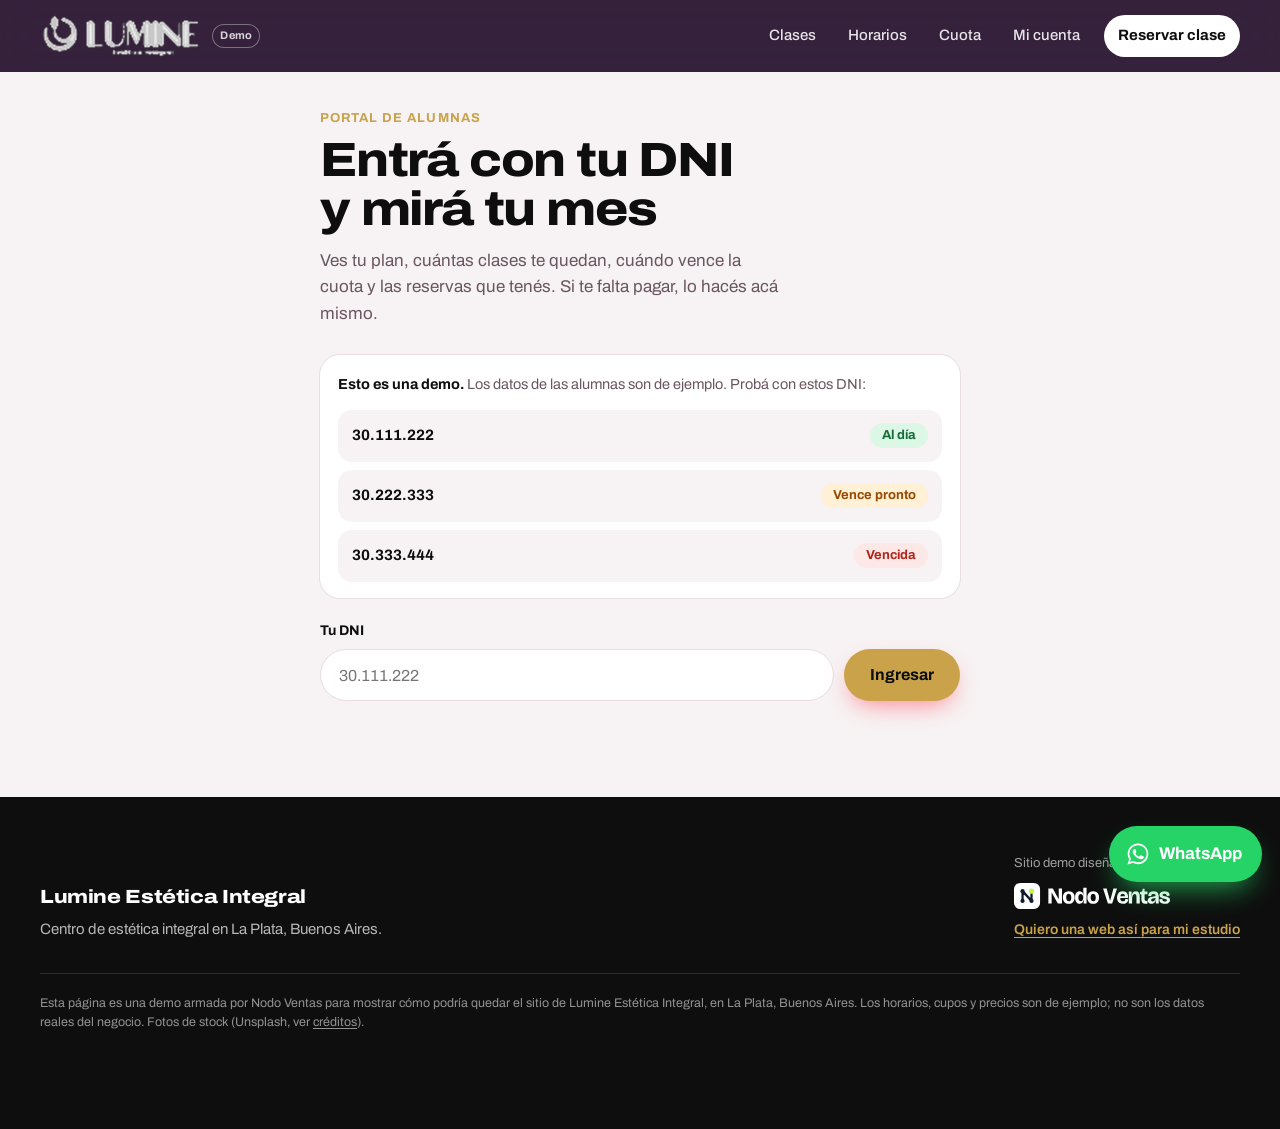
<file: mi-cuenta/index.html>
<!DOCTYPE html>
<html lang="es-AR">
<head>
  <meta charset="utf-8">
  <meta name="viewport" content="width=device-width, initial-scale=1, viewport-fit=cover">
  <title>Portal de alumnas · Lumine Estética Integral</title>
  <meta name="description" content="Entrá con tu DNI y mirá tu plan, cuántas clases te quedan, cuándo vence la cuota y tus reservas. Sitio demo creado por Nodo Ventas.">
  <meta name="robots" content="noindex, nofollow">
  <meta name="theme-color" content="#0E0E0E">
  <link rel="icon" href="../favicon.svg" type="image/svg+xml">
  <link rel="preconnect" href="https://fonts.googleapis.com">
  <link rel="preconnect" href="https://fonts.gstatic.com" crossorigin>
  <link href="https://fonts.googleapis.com/css2?family=Archivo:wdth,wght@62..125,400..900&display=swap" rel="stylesheet">
  <link rel="stylesheet" href="../styles.css">
  <link rel="stylesheet" href="portal.css">
</head>
<body class="subpage">
  <a class="skip" href="#contenido">Saltar al contenido</a>

  <header class="site-header solid" id="top">
    <div class="wrap header-inner">
      <a class="brand" href="../" aria-label="Lumine Estética Integral, inicio">
        <img class="brand-logo lumine" src="../img/brand/logo.png" alt="Lumine Estética Integral">
      </a>
      <a class="demo-tag" href="../oferta/" title="Sitio demo hecho por Nodo Ventas">Demo</a>
      <button class="menu-btn" type="button" aria-expanded="false" aria-controls="nav" aria-label="Abrir menú"><span></span><span></span></button>
      <nav class="nav" id="nav">
        <a href="../#clases">Clases</a>
        <a href="../#horarios">Horarios</a>
        <a href="../#cuota">Cuota</a>
        <a href="./" aria-current="page">Mi cuenta</a>
        <a class="nav-cta" href="../#horarios">Reservar clase</a>
      </nav>
    </div>
  </header>

  <main id="contenido" class="portal">
    <div class="wrap portal-wrap">
      <p class="portal-kicker">Portal de alumnas</p>
      <h1>Entrá con tu DNI y mirá tu mes</h1>
      <p class="portal-lead">Ves tu plan, cuántas clases te quedan, cuándo vence la cuota y las reservas que tenés. Si te falta pagar, lo hacés acá mismo.</p>

      <aside class="demo-banner" aria-label="Datos de la demo">
        <p><strong>Esto es una demo.</strong> Los datos de las alumnas son de ejemplo. Probá con estos DNI:</p>
        <div class="dni-hints">
          <button type="button" class="hint" data-dni="30111222">30.111.222 <span class="badge badge-ok">Al día</span></button>
          <button type="button" class="hint" data-dni="30222333">30.222.333 <span class="badge badge-pend">Vence pronto</span></button>
          <button type="button" class="hint" data-dni="30333444">30.333.444 <span class="badge badge-late">Vencida</span></button>
        </div>
      </aside>

      <form id="login-form" class="dni-form">
        <label for="dni">Tu DNI</label>
        <div class="dni-row">
          <input id="dni" name="dni" inputmode="numeric" autocomplete="off" required placeholder="30.111.222" aria-describedby="dni-error">
          <button class="btn btn-coral" type="submit">Ingresar</button>
        </div>
        <p class="form-error" id="dni-error" hidden>No encontramos ese DNI. En la demo usá uno de los tres de arriba.</p>
      </form>

      <section id="account-panel" class="account portal-account" hidden aria-live="polite"></section>
    </div>
  </main>

  <footer class="site-footer">
    <div class="wrap footer-grid">
      <div class="footer-brand">
        <span class="brand-name">Lumine Estética Integral</span>
        <p>Centro de estética integral en La Plata, Buenos Aires.</p>
      </div>
      <div class="made-by">
        <span>Sitio demo diseñado por</span>
        <a href="../oferta/" aria-label="Nodo Ventas, ver la oferta"><img src="../img/nodo/nodo-ventas-logo-blanco.svg" alt="Nodo Ventas" width="150" height="25"></a>
        <a class="made-link" href="../oferta/">Quiero una web así para mi estudio</a>
      </div>
    </div>
    <p class="wrap legal">Esta página es una demo armada por Nodo Ventas para mostrar cómo podría quedar el sitio de Lumine Estética Integral, en La Plata, Buenos Aires. Los horarios, cupos y precios son de ejemplo; no son los datos reales del negocio. Fotos de stock (Unsplash, ver <a href="../CREDITS.md">créditos</a>).</p>
  </footer>

  <a class="wa-float" href="https://wa.me/5491100000000?text=Hola%21%20Quiero%20reservar%20una%20clase%20de%20prueba" target="_blank" rel="noopener" aria-label="Escribir por WhatsApp">
    <svg viewBox="0 0 32 32" aria-hidden="true"><path fill="currentColor" d="M16 3C9 3 3.3 8.6 3.3 15.6c0 2.4.7 4.7 1.9 6.7L3 29l6.9-2.1c1.9 1 4 1.6 6.1 1.6 7 0 12.7-5.6 12.7-12.6S23 3 16 3zm0 23.2c-1.9 0-3.8-.5-5.4-1.5l-.4-.2-4.1 1.2 1.2-4-.3-.4a10.4 10.4 0 0 1-1.6-5.6C5.4 9.9 10.1 5.3 16 5.3s10.6 4.6 10.6 10.3S21.9 26.2 16 26.2zm5.8-7.7c-.3-.2-1.9-.9-2.2-1-.3-.1-.5-.2-.7.2-.2.3-.8 1-1 1.2-.2.2-.4.2-.7.1-.3-.2-1.3-.5-2.5-1.6-.9-.8-1.6-1.8-1.7-2.1-.2-.3 0-.5.1-.6l.5-.6c.2-.2.2-.3.3-.6.1-.2 0-.4 0-.6l-1-2.4c-.3-.6-.5-.5-.7-.5h-.6c-.2 0-.6.1-.9.4-.3.3-1.2 1.1-1.2 2.7s1.2 3.2 1.4 3.4c.2.2 2.4 3.6 5.8 5 2.9 1.1 3.4.9 4 .8.6-.1 1.9-.8 2.2-1.5.3-.8.3-1.4.2-1.5-.1-.2-.3-.3-.6-.4z"/></svg>
    <span>WhatsApp</span>
  </a>

  <div class="modal" id="modal-pago" hidden>
    <div class="sheet" role="dialog" aria-modal="true" aria-labelledby="pago-titulo">
      <button class="sheet-x" type="button" data-close aria-label="Cerrar">×</button>
      <div id="pago-form">
        <h2 id="pago-titulo">Cuota de noviembre</h2>
        <p class="pay-amount">$18.000</p>
        <p class="class-resume" id="pago-resumen">Plan 8 clases · Lumine Estética Integral</p>
        <fieldset class="pay-methods">
          <legend>Medio de pago</legend>
          <label><input type="radio" name="pm" checked> Dinero en cuenta de Mercado Pago</label>
          <label><input type="radio" name="pm"> Tarjeta de débito o crédito</label>
        </fieldset>
        <button class="btn btn-mp btn-block" type="button" id="btn-pagar">Pagar $18.000</button>
        <p class="fine-print">Simulación de demo: no se abre un checkout real ni se cobra nada.</p>
      </div>
      <div id="pago-ok" hidden>
        <div class="ok-head">
          <span class="ok-check" aria-hidden="true"><svg viewBox="0 0 24 24"><path d="M5 12.5l4.2 4.2L19 7" fill="none" stroke="currentColor" stroke-width="2.6" stroke-linecap="round" stroke-linejoin="round"/></svg></span>
          <div><h2>Pago aprobado</h2><p class="class-resume">La cuota quedó acreditada en tu cuenta.</p></div>
        </div>
        <button class="btn btn-ink btn-block" type="button" data-close>Volver</button>
      </div>
    </div>
  </div>

  <script src="portal.js"></script>
</body>
</html>
</file>
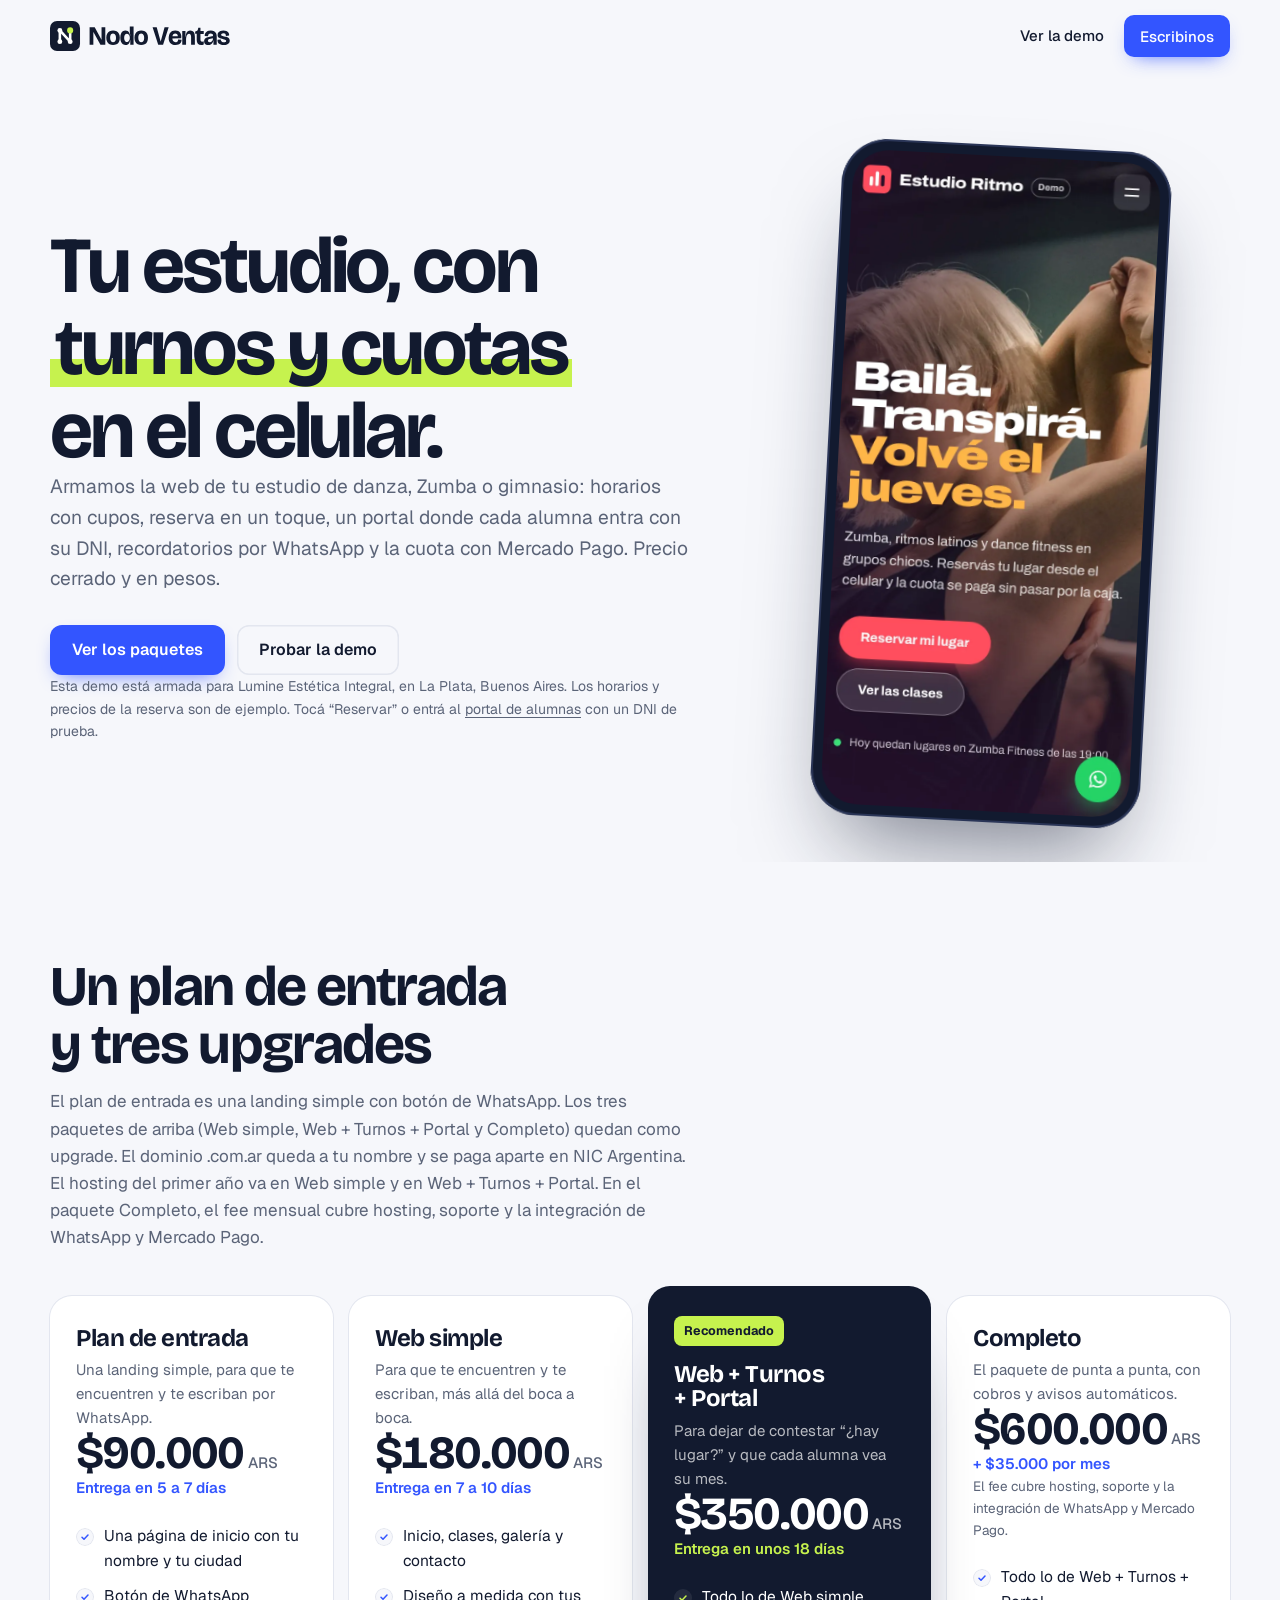
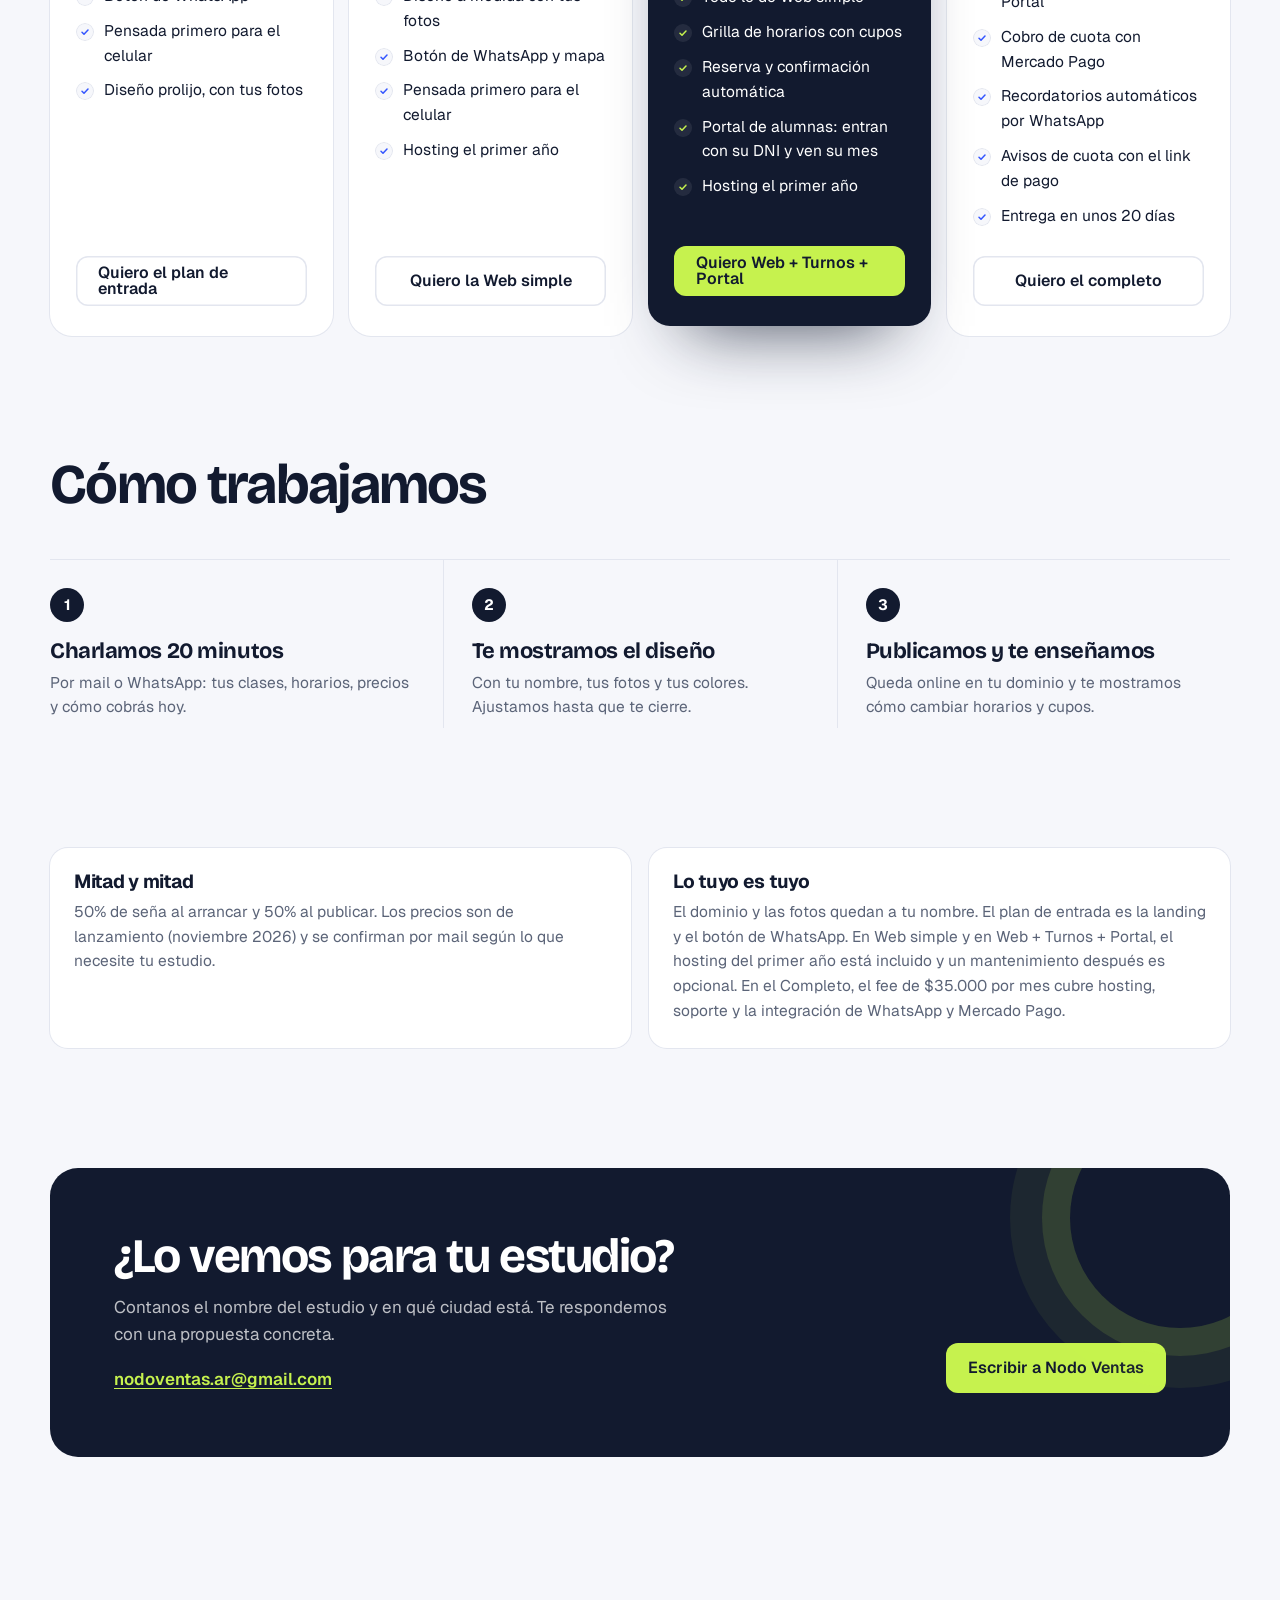
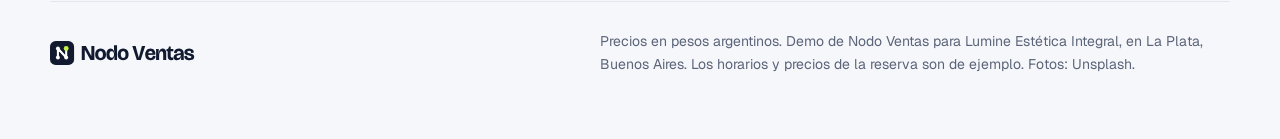
<file: oferta/index.html>
<!DOCTYPE html>
<html lang="es-AR">
<head>
  <meta charset="utf-8">
  <meta name="viewport" content="width=device-width, initial-scale=1">
  <title>Webs con turnos y cobros para estudios · Nodo Ventas</title>
  <meta name="description" content="Nodo Ventas arma webs para estudios de danza, Zumba, yoga, pilates, academias y centros de belleza: landing de entrada, horarios, reserva, portal de alumnas, recordatorios por WhatsApp y cuota con Mercado Pago.">
  <meta name="robots" content="noindex, nofollow">
  <meta name="theme-color" content="#F6F7FB">
  <link rel="icon" href="../img/nodo/favicon.svg" type="image/svg+xml">
  <link rel="preconnect" href="https://fonts.googleapis.com">
  <link rel="preconnect" href="https://fonts.gstatic.com" crossorigin>
  <link href="https://fonts.googleapis.com/css2?family=Bricolage+Grotesque:opsz,wght@12..96,600..800&family=Geist:wght@400..700&display=swap" rel="stylesheet">
  <link rel="stylesheet" href="../nodo.css">
</head>
<body class="nv">
  <header class="nv-header">
    <div class="nv-wrap">
      <a class="nv-logo" href="./"><img src="../img/nodo/nodo-ventas-logo.svg" alt="Nodo Ventas" width="182" height="30"></a>
      <nav class="nv-nav">
        <a class="nv-hide-sm" href="../">Ver la demo</a>
        <a class="nv-btn nv-btn-primary" href="mailto:nodoventas.ar@gmail.com?subject=Quiero%20una%20web%20para%20mi%20estudio">Escribinos</a>
      </nav>
    </div>
  </header>

  <main>
    <section class="nv-hero">
      <div class="nv-wrap">
        <div>
          <h1>Tu estudio, con <span class="nv-mark">turnos y cuotas</span> en el celular.</h1>
          <p class="nv-lead">Armamos la web de tu estudio de danza, Zumba o gimnasio: horarios con cupos, reserva en un toque, un portal donde cada alumna entra con su DNI, recordatorios por WhatsApp y la cuota con Mercado Pago. Precio cerrado y en pesos.</p>
          <div class="nv-cta-row">
            <a class="nv-btn nv-btn-primary" href="#paquetes">Ver los paquetes</a>
            <a class="nv-btn nv-btn-line" href="../">Probar la demo</a>
          </div>
          <p class="nv-note">Esta demo está armada para Lumine Estética Integral, en La Plata, Buenos Aires. Los horarios y precios de la reserva son de ejemplo. Tocá “Reservar” o entrá al <a href="../mi-cuenta/">portal de alumnas</a> con un DNI de prueba.</p>
        </div>
        <div class="nv-device"><img src="../img/nodo/demo-movil.webp" alt="La demo de Lumine Estética Integral en un celular" width="390" height="800"></div>
      </div>
    </section>

    <section class="nv-section" id="paquetes">
      <div class="nv-wrap">
        <div class="nv-head">
          <h2>Un plan de entrada y tres upgrades</h2>
          <p>El plan de entrada es una landing simple con botón de WhatsApp. Los tres paquetes de arriba (Web simple, Web + Turnos + Portal y Completo) quedan como upgrade. El dominio .com.ar queda a tu nombre y se paga aparte en NIC Argentina. El hosting del primer año va en Web simple y en Web + Turnos + Portal. En el paquete Completo, el fee mensual cubre hosting, soporte y la integración de WhatsApp y Mercado Pago.</p>
        </div>
        <div class="nv-plans">
          <article class="nv-plan">
            <h3>Plan de entrada</h3>
            <p class="nv-for">Una landing simple, para que te encuentren y te escriban por WhatsApp.</p>
            <p class="nv-price">$90.000<small>ARS</small></p>
            <p class="nv-fee">Entrega en 5 a 7 días</p>
            <ul>
              <li>Una página de inicio con tu nombre y tu ciudad</li>
              <li>Botón de WhatsApp</li>
              <li>Pensada primero para el celular</li>
              <li>Diseño prolijo, con tus fotos</li>
            </ul>
            <a class="nv-btn nv-btn-line" href="mailto:nodoventas.ar@gmail.com?subject=Plan%20de%20entrada">Quiero el plan de entrada</a>
          </article>
          <article class="nv-plan">
            <h3>Web simple</h3>
            <p class="nv-for">Para que te encuentren y te escriban, más allá del boca a boca.</p>
            <p class="nv-price">$180.000<small>ARS</small></p>
            <p class="nv-fee">Entrega en 7 a 10 días</p>
            <ul>
              <li>Inicio, clases, galería y contacto</li>
              <li>Diseño a medida con tus fotos</li>
              <li>Botón de WhatsApp y mapa</li>
              <li>Pensada primero para el celular</li>
              <li>Hosting el primer año</li>
            </ul>
            <a class="nv-btn nv-btn-line" href="mailto:nodoventas.ar@gmail.com?subject=Paquete%20Web%20simple">Quiero la Web simple</a>
          </article>
          <article class="nv-plan nv-featured">
            <span class="nv-flag">Recomendado</span>
            <h3>Web + Turnos + Portal</h3>
            <p class="nv-for">Para dejar de contestar “¿hay lugar?” y que cada alumna vea su mes.</p>
            <p class="nv-price">$350.000<small>ARS</small></p>
            <p class="nv-fee">Entrega en unos 18 días</p>
            <ul>
              <li>Todo lo de Web simple</li>
              <li>Grilla de horarios con cupos</li>
              <li>Reserva y confirmación automática</li>
              <li>Portal de alumnas: entran con su DNI y ven su mes</li>
              <li>Hosting el primer año</li>
            </ul>
            <a class="nv-btn nv-btn-lime" href="mailto:nodoventas.ar@gmail.com?subject=Paquete%20Web%20%2B%20Turnos%20%2B%20Portal">Quiero Web + Turnos + Portal</a>
          </article>
          <article class="nv-plan">
            <h3>Completo</h3>
            <p class="nv-for">El paquete de punta a punta, con cobros y avisos automáticos.</p>
            <p class="nv-price">$600.000<small>ARS</small></p>
            <p class="nv-fee">+ $35.000 por mes</p>
            <p class="nv-fee-note">El fee cubre hosting, soporte y la integración de WhatsApp y Mercado Pago.</p>
            <ul>
              <li>Todo lo de Web + Turnos + Portal</li>
              <li>Cobro de cuota con Mercado Pago</li>
              <li>Recordatorios automáticos por WhatsApp</li>
              <li>Avisos de cuota con el link de pago</li>
              <li>Entrega en unos 20 días</li>
            </ul>
            <a class="nv-btn nv-btn-line" href="mailto:nodoventas.ar@gmail.com?subject=Paquete%20Completo">Quiero el completo</a>
          </article>
        </div>
      </div>
    </section>

    <section class="nv-section" style="padding-top:24px">
      <div class="nv-wrap">
        <div class="nv-head"><h2>Cómo trabajamos</h2></div>
        <div class="nv-steps">
          <div class="nv-step"><h3>Charlamos 20 minutos</h3><p>Por mail o WhatsApp: tus clases, horarios, precios y cómo cobrás hoy.</p></div>
          <div class="nv-step"><h3>Te mostramos el diseño</h3><p>Con tu nombre, tus fotos y tus colores. Ajustamos hasta que te cierre.</p></div>
          <div class="nv-step"><h3>Publicamos y te enseñamos</h3><p>Queda online en tu dominio y te mostramos cómo cambiar horarios y cupos.</p></div>
        </div>
      </div>
    </section>

    <section class="nv-section" style="padding-top:24px">
      <div class="nv-wrap nv-terms">
        <div class="nv-term"><h3>Mitad y mitad</h3><p>50% de seña al arrancar y 50% al publicar. Los precios son de lanzamiento (noviembre 2026) y se confirman por mail según lo que necesite tu estudio.</p></div>
        <div class="nv-term"><h3>Lo tuyo es tuyo</h3><p>El dominio y las fotos quedan a tu nombre. El plan de entrada es la landing y el botón de WhatsApp. En Web simple y en Web + Turnos + Portal, el hosting del primer año está incluido y un mantenimiento después es opcional. En el Completo, el fee de $35.000 por mes cubre hosting, soporte y la integración de WhatsApp y Mercado Pago.</p></div>
      </div>
    </section>

    <section class="nv-section" style="padding-top:24px">
      <div class="nv-wrap">
        <div class="nv-cta">
          <div>
            <h2>¿Lo vemos para tu estudio?</h2>
            <p>Contanos el nombre del estudio y en qué ciudad está. Te respondemos con una propuesta concreta.</p>
            <a class="nv-mail" href="mailto:nodoventas.ar@gmail.com">nodoventas.ar@gmail.com</a>
          </div>
          <a class="nv-btn nv-btn-lime" href="mailto:nodoventas.ar@gmail.com?subject=Quiero%20una%20web%20para%20mi%20estudio">Escribir a Nodo Ventas</a>
        </div>
      </div>
    </section>
  </main>

  <footer class="nv-footer">
    <div class="nv-wrap">
      <img src="../img/nodo/nodo-ventas-logo.svg" alt="Nodo Ventas" width="146" height="24">
      <p class="nv-disclaimer">Precios en pesos argentinos. Demo de Nodo Ventas para Lumine Estética Integral, en La Plata, Buenos Aires. Los horarios y precios de la reserva son de ejemplo. Fotos: Unsplash.</p>
    </div>
  </footer>
  <script>
    const h = document.querySelector(".nv-header");
    addEventListener("scroll", () => h.classList.toggle("scrolled", scrollY > 8), { passive: true });
  </script>
</body>
</html>
</file>
<file: styles.css>
:root {
  --plum: #0E0E0E;
  --plum-2: #1A1A1A;
  --coral: #C9A24A;
  --coral-ink: #A88838;
  --amber: #C9A24A;
  --paper: #FFFFFF;
  --mist: #F7F3F4;
  --ink: #0E0E0E;
  --ink-soft: #6A5560;
  --line: #E8DDE1;
  --mp: #009EE3;
  --wa: #25D366;
  --font: "Archivo", "Helvetica Neue", Arial, sans-serif;
  --max: 1200px;
  --ease: cubic-bezier(.16, 1, .3, 1);
}
*, *::before, *::after { box-sizing: border-box; }
html { scroll-behavior: smooth; -webkit-text-size-adjust: 100%; }
@media (prefers-reduced-motion: reduce) { html { scroll-behavior: auto; } *, *::before, *::after { animation: none !important; transition: none !important; } }
body { margin: 0; background: var(--paper); color: var(--ink); font-family: var(--font); font-size: 17px; line-height: 1.55; -webkit-font-smoothing: antialiased; font-variation-settings: "wdth" 100; }
::selection { background: var(--coral); color: #fff; }
img { max-width: 100%; display: block; }
a { color: inherit; text-underline-offset: .18em; }
button, input { font: inherit; color: inherit; }
button { cursor: pointer; }
:focus-visible { outline: 3px solid var(--amber); outline-offset: 3px; border-radius: 6px; }
h1, h2, h3 { margin: 0; line-height: 1.02; letter-spacing: -0.025em; font-weight: 800; font-stretch: 112%; font-variation-settings: "wdth" 112; text-wrap: balance; }
p { margin: 0; }
.wrap { width: min(var(--max), calc(100% - 40px)); margin-inline: auto; }
.skip { position: absolute; left: 12px; top: -48px; z-index: 100; background: var(--amber); color: var(--ink); padding: 8px 12px; border-radius: 8px; }
.skip:focus { top: 12px; }

/* header */
.site-header { position: fixed; inset: 0 0 auto; z-index: 40; color: #fff; transition: background .4s var(--ease), box-shadow .4s var(--ease); }
.site-header.solid { background: rgba(36, 16, 43, .92); backdrop-filter: saturate(1.4) blur(14px); box-shadow: 0 1px 0 rgba(255,255,255,.08); }
.header-inner { display: flex; align-items: center; justify-content: space-between; min-height: 72px; gap: 16px; }
.brand { display: inline-flex; align-items: center; gap: 10px; text-decoration: none; }
.brand-mark { width: 34px; height: 34px; }
.brand-name { font-weight: 800; font-size: 19px; letter-spacing: -0.02em; font-variation-settings: "wdth" 118; }
.nav { display: flex; align-items: center; gap: 4px; }
.nav a { text-decoration: none; font-size: 15px; font-weight: 500; padding: 9px 14px; border-radius: 999px; opacity: .88; transition: background .2s, opacity .2s; }
.nav a:hover { opacity: 1; background: rgba(255,255,255,.1); }
.nav .nav-cta { background: #fff; color: var(--plum); font-weight: 700; opacity: 1; margin-left: 6px; }
.nav .nav-cta:hover { background: var(--amber); }
.menu-btn { display: none; width: 44px; height: 44px; border: 0; border-radius: 12px; background: rgba(255,255,255,.12); position: relative; }
.menu-btn span { position: absolute; left: 13px; right: 13px; height: 2px; background: #fff; border-radius: 2px; transition: transform .3s var(--ease); }
.menu-btn span:first-child { top: 17px; } .menu-btn span:last-child { top: 25px; }
.menu-btn[aria-expanded="true"] span:first-child { transform: translateY(4px) rotate(45deg); }
.menu-btn[aria-expanded="true"] span:last-child { transform: translateY(-4px) rotate(-45deg); }
@media (max-width: 860px) {
  .menu-btn { display: block; }
  .nav { position: absolute; top: 72px; left: 12px; right: 12px; flex-direction: column; align-items: stretch; padding: 10px; border-radius: 18px; background: var(--plum); box-shadow: 0 24px 48px rgba(0,0,0,.35); opacity: 0; transform: translateY(-8px); pointer-events: none; transition: opacity .25s var(--ease), transform .25s var(--ease); }
  .nav.open { opacity: 1; transform: none; pointer-events: auto; }
  .nav a { padding: 14px 16px; font-size: 17px; }
  .nav .nav-cta { margin: 6px 0 0; text-align: center; }
}

/* buttons */
.btn { display: inline-flex; align-items: center; justify-content: center; gap: 8px; min-height: 52px; padding: 0 26px; border-radius: 999px; border: 0; font-weight: 700; font-size: 16px; text-decoration: none; transition: transform .2s var(--ease), background .2s, box-shadow .2s; }
.btn:active { transform: scale(.97); }
.btn-coral { background: var(--coral); color: #fff; box-shadow: 0 10px 24px -8px rgba(255,77,94,.7); }
.btn-coral:hover { background: var(--coral-ink); }
.btn-glass { background: rgba(255,255,255,.14); color: #fff; backdrop-filter: blur(8px); box-shadow: inset 0 0 0 1px rgba(255,255,255,.35); }
.btn-glass:hover { background: rgba(255,255,255,.24); }
.btn-ink { background: var(--plum); color: #fff; }
.btn-ink:hover { background: var(--plum-2); }
.btn-mp { background: var(--mp); color: #fff; }
.btn-mp:hover { background: #0088c4; }
.btn-ghost { background: transparent; box-shadow: inset 0 0 0 1.5px var(--line); color: var(--ink); }
.btn-block { width: 100%; }
.btn[disabled] { opacity: .45; cursor: not-allowed; box-shadow: none; }

/* hero */
.hero { position: relative; min-height: 100svh; display: flex; align-items: flex-end; color: #fff; overflow: hidden; background: var(--plum); }
.hero-img { position: absolute; inset: 0; width: 100%; height: 100%; object-fit: cover; object-position: 62% 30%; transform: scale(1.06); animation: settle 1.8s var(--ease) forwards; }
.hero-shade { position: absolute; inset: 0; background: linear-gradient(180deg, rgba(58, 36, 48,.55) 0%, rgba(58, 36, 48,0) 28%, rgba(58, 36, 48,.2) 50%, rgba(58, 36, 48,.94) 100%), linear-gradient(90deg, rgba(58, 36, 48,.7) 0%, rgba(58, 36, 48,0) 65%); }
.hero-inner { position: relative; padding: 96px 0 64px; display: grid; grid-template-columns: 1.15fr minmax(260px, 360px); gap: 40px; align-items: end; width: 100%; }
.hero-video { width: min(100%, 360px); aspect-ratio: 9 / 16; justify-self: end; border-radius: 22px; overflow: hidden; background: #000; box-shadow: 0 28px 60px -18px rgba(0,0,0,.7), 0 0 0 1px rgba(255,255,255,.14); }
.hero-video video { width: 100%; height: 100%; display: block; object-fit: contain; background: #000; }
.hero-copy { min-width: 0; }
.hero-title { font-size: clamp(50px, 9vw, 124px); line-height: .9; letter-spacing: -0.035em; font-weight: 900; font-variation-settings: "wdth" 125; max-width: 11ch; }
.hero-title span { display: inline-block; opacity: 0; transform: translateY(.35em); animation: rise .9s var(--ease) forwards; }
.hero-title span:nth-child(2) { animation-delay: .12s; }
.hero-title span:nth-child(3) { animation-delay: .24s; color: var(--amber); }
.hero-lead { max-width: 46ch; margin-top: 26px; font-size: clamp(17px, 1.6vw, 20px); color: rgba(255,255,255,.86); }
.hero-actions { display: flex; flex-wrap: wrap; gap: 12px; margin-top: 30px; }
.hero-meta { display: flex; align-items: center; gap: 10px; margin-top: 28px; font-size: 14px; color: rgba(255,255,255,.75); }
.live-dot { width: 9px; height: 9px; border-radius: 50%; background: #3BE07A; box-shadow: 0 0 0 0 rgba(59,224,122,.6); animation: pulse 2s infinite; }
@keyframes settle { to { transform: scale(1); } }
@keyframes rise { to { opacity: 1; transform: none; } }
@keyframes pulse { 70% { box-shadow: 0 0 0 10px rgba(59,224,122,0); } 100% { box-shadow: 0 0 0 0 rgba(59,224,122,0); } }

/* sections */
section { scroll-margin-top: 72px; }
.section-head { display: grid; grid-template-columns: 1.1fr 1fr; gap: 24px 64px; align-items: end; margin-bottom: 40px; }
.section-head h2 { font-size: clamp(36px, 5vw, 64px); }
.section-head p { color: var(--ink-soft); max-width: 48ch; }
@media (max-width: 860px) { .section-head { grid-template-columns: 1fr; margin-bottom: 28px; } }

.clases { padding: 104px 0 88px; }
.rail { display: grid; grid-auto-flow: column; grid-auto-columns: minmax(280px, 31%); gap: 18px; overflow-x: auto; scroll-snap-type: x mandatory; padding: 4px max(20px, calc((100% - var(--max)) / 2)) 24px; scroll-padding-inline: max(20px, calc((100% - var(--max)) / 2)); scrollbar-width: thin; scrollbar-color: var(--coral) var(--mist); }
.rail::-webkit-scrollbar { height: 6px; } .rail::-webkit-scrollbar-thumb { background: var(--coral); border-radius: 6px; } .rail::-webkit-scrollbar-track { background: var(--mist); }
@media (max-width: 860px) { .rail { grid-auto-columns: 78%; } }
.class-tile { position: relative; scroll-snap-align: start; border-radius: 22px; overflow: hidden; aspect-ratio: 4 / 5; background: var(--plum); color: #fff; isolation: isolate; }
.class-tile img { position: absolute; inset: 0; width: 100%; height: 100%; object-fit: cover; transition: transform .8s var(--ease); z-index: -1; }
.class-tile::after { content: ""; position: absolute; inset: 0; z-index: -1; background: linear-gradient(180deg, rgba(58, 36, 48,0) 40%, rgba(58, 36, 48,.92) 100%); }
.class-tile:hover img { transform: scale(1.05); }
.tile-copy { position: absolute; inset: auto 0 0; padding: 22px; }
.tile-copy h3 { font-size: 28px; }
.tile-copy p { margin-top: 6px; color: rgba(255,255,255,.85); font-size: 15px; }
.tile-meta { display: inline-block; margin-top: 12px; font-size: 13px; font-weight: 600; color: var(--amber); }

/* horarios */
.horarios { padding: 96px 0; background: var(--mist); }
.days { display: flex; gap: 8px; overflow-x: auto; padding-bottom: 6px; margin-bottom: 22px; scrollbar-width: none; }
.days::-webkit-scrollbar { display: none; }
.day { flex: 0 0 auto; min-width: 82px; padding: 12px 16px; border-radius: 16px; border: 0; background: #fff; color: var(--ink); text-align: left; box-shadow: inset 0 0 0 1px var(--line); transition: background .2s, color .2s; }
.day b { display: block; font-size: 17px; }
.day small { color: var(--ink-soft); font-size: 13px; }
.day[aria-selected="true"] { background: var(--plum); color: #fff; box-shadow: none; }
.day[aria-selected="true"] small { color: rgba(255,255,255,.7); }
.schedule { display: grid; gap: 12px; }
.slot { display: grid; grid-template-columns: 76px 96px 1fr auto; align-items: center; gap: 20px; padding: 14px 16px 14px 20px; border-radius: 20px; background: #fff; box-shadow: 0 1px 2px rgba(58, 36, 48,.06); animation: rise .5s var(--ease) both; opacity: 0; transform: translateY(8px); }
.slot:nth-child(2) { animation-delay: .05s; } .slot:nth-child(3) { animation-delay: .1s; }
.slot-time { font-size: 24px; font-weight: 800; font-variant-numeric: tabular-nums; letter-spacing: -0.02em; }
.slot-time small { display: block; font-size: 13px; font-weight: 500; color: var(--ink-soft); }
.slot img { width: 96px; height: 72px; object-fit: cover; border-radius: 12px; }
.slot h3 { font-size: 20px; letter-spacing: -0.015em; font-variation-settings: "wdth" 105; }
.slot-sub { color: var(--ink-soft); font-size: 14px; margin-top: 2px; }
.spots { display: flex; align-items: center; gap: 10px; margin-top: 8px; font-size: 13px; font-weight: 600; }
.bar { width: 110px; height: 6px; border-radius: 6px; background: var(--line); overflow: hidden; }
.bar i { display: block; height: 100%; background: var(--coral); border-radius: 6px; }
.spots.ok { color: #1F8A4C; } .spots.ok .bar i { background: #2EB866; }
.spots.warn { color: #C2410C; } .spots.warn .bar i { background: var(--amber); }
.spots.full { color: var(--ink-soft); }
.slot .btn { min-height: 46px; padding: 0 20px; font-size: 15px; }
@media (max-width: 720px) {
  .slot { grid-template-columns: 64px 1fr; grid-template-areas: "time info" "btn btn"; gap: 12px 14px; padding: 16px; }
  .slot img { display: none; }
  .slot-time { grid-area: time; font-size: 21px; }
  .slot-info { grid-area: info; }
  .slot .btn { grid-area: btn; width: 100%; }
}

/* cuota */
.cuota { padding: 112px 0; }
.cuota-grid { display: grid; grid-template-columns: 1fr minmax(320px, 440px); gap: 64px; align-items: center; }
.cuota-copy h2, .avisos-copy h2 { font-size: clamp(36px, 5vw, 60px); }
.cuota-copy > p, .avisos-copy > p { margin-top: 18px; color: var(--ink-soft); max-width: 46ch; }
.ticks { list-style: none; padding: 0; margin: 26px 0 0; display: grid; gap: 12px; }
.ticks li { display: flex; gap: 12px; align-items: flex-start; font-weight: 500; }
.ticks li::before { content: ""; flex: 0 0 22px; height: 22px; border-radius: 50%; background: var(--coral) url("data:image/svg+xml,%3Csvg xmlns='http://www.w3.org/2000/svg' viewBox='0 0 24 24'%3E%3Cpath d='M6 12.5l4 4L18 8' fill='none' stroke='white' stroke-width='3' stroke-linecap='round' stroke-linejoin='round'/%3E%3C/svg%3E") center/14px no-repeat; margin-top: 1px; }
.account { background: #fff; border-radius: 28px; padding: 26px; box-shadow: 0 30px 60px -24px rgba(58, 36, 48,.35), 0 0 0 1px var(--line); }
.account-head { display: flex; gap: 14px; align-items: center; padding-bottom: 18px; border-bottom: 1px solid var(--line); }
.account-head strong { display: block; font-size: 18px; } .account-head span { color: var(--ink-soft); font-size: 14px; }
.avatar { width: 48px; height: 48px; border-radius: 50%; display: grid; place-items: center; background: var(--amber); color: var(--plum); font-weight: 800; }
.fee-row { display: flex; justify-content: space-between; align-items: center; padding: 16px 0; border-bottom: 1px solid var(--line); }
.fee-row strong { display: block; } .fee-row span { color: var(--ink-soft); font-size: 14px; }
.badge { font-size: 13px; font-weight: 700; padding: 6px 12px; border-radius: 999px; }
.badge-ok { background: #DDF7E6; color: #136C38; }
.badge-pend { background: #FFF0D6; color: #9A4A00; }
.account .btn-mp { width: 100%; margin-top: 20px; }
.fine-print { font-size: 12.5px; color: var(--ink-soft); margin-top: 12px; }
@media (max-width: 860px) { .cuota-grid { grid-template-columns: 1fr; gap: 40px; } .cuota { padding: 80px 0; } }

/* avisos */
.avisos { padding: 112px 0; background: var(--plum); color: #fff; overflow: hidden; }
.avisos-grid { display: grid; grid-template-columns: minmax(300px, 380px) 1fr; gap: 80px; align-items: center; }
.avisos-copy > p { color: rgba(255,255,255,.78); }
.avisos-copy .btn { margin-top: 28px; background: #fff; color: var(--plum); }
.phone { border-radius: 40px; padding: 10px; background: #0E0711; box-shadow: 0 40px 80px -20px rgba(0,0,0,.6), 0 0 0 1px rgba(255,255,255,.08); transform: rotate(-2deg); }
.phone .wa-top { border-radius: 30px 30px 0 0; }
.phone .wa-body { border-radius: 0 0 30px 30px; min-height: 470px; }
@media (max-width: 860px) { .avisos-grid { grid-template-columns: 1fr; gap: 48px; } .phone { transform: none; max-width: 380px; } .avisos { padding: 80px 0; } }

/* whatsapp look */
.wa-top { display: flex; align-items: center; gap: 10px; padding: 12px 14px; background: #008069; color: #fff; }
.wa-back { font-size: 26px; line-height: 1; opacity: .9; }
.wa-ava { width: 36px; height: 36px; flex: 0 0 36px; } .wa-ava svg { width: 100%; height: 100%; }
.wa-name { display: flex; flex-direction: column; line-height: 1.2; } .wa-name b { font-size: 15px; } .wa-name small { font-size: 12px; opacity: .8; }
.wa-body { background: #EFEAE2; padding: 14px 12px 18px; display: flex; flex-direction: column; gap: 6px; color: #111B21; font-family: -apple-system, "Segoe UI", Roboto, Helvetica, Arial, sans-serif; font-size: 14.5px; line-height: 1.4; }
.wa-day { align-self: center; background: #fff; color: #54656F; font-size: 12px; padding: 4px 10px; border-radius: 8px; margin: 6px 0; box-shadow: 0 1px 1px rgba(0,0,0,.08); }
.bubble { max-width: 86%; padding: 7px 9px 6px; border-radius: 10px; box-shadow: 0 1px 1px rgba(0,0,0,.12); position: relative; }
.bubble.in { align-self: flex-start; background: #fff; border-top-left-radius: 2px; }
.bubble.out { align-self: flex-end; background: #D9FDD3; border-top-right-radius: 2px; }
.bubble time { display: block; text-align: right; font-size: 11px; color: #667781; margin-top: 2px; }
.ticks-blue { color: #53BDEB; letter-spacing: -3px; margin-left: 2px; }
.wa-link { color: #027EB5; text-decoration: underline; }

/* sala */
.sala { position: relative; min-height: 70vh; display: flex; align-items: flex-end; color: #fff; }
.sala img { position: absolute; inset: 0; width: 100%; height: 100%; object-fit: cover; }
.sala::before { content: ""; position: absolute; inset: 0; z-index: 1; background: linear-gradient(0deg, rgba(58, 36, 48,.85), rgba(58, 36, 48,0) 60%); }
.sala-copy { position: relative; z-index: 2; padding-bottom: 56px; }
.sala-copy h2 { font-size: clamp(30px, 4.4vw, 56px); max-width: 18ch; }

/* faq */
.faq { padding: 112px 0; }
.faq-grid { display: grid; grid-template-columns: 1fr 1.3fr; gap: 64px; }
.faq h2 { font-size: clamp(34px, 4.5vw, 56px); }
details { border-bottom: 1px solid var(--line); padding: 20px 0; }
summary { cursor: pointer; font-weight: 700; font-size: 19px; list-style: none; display: flex; justify-content: space-between; gap: 16px; }
summary::-webkit-details-marker { display: none; }
summary::after { content: "+"; font-weight: 400; font-size: 26px; line-height: 1; color: var(--coral); transition: transform .3s var(--ease); }
details[open] summary::after { transform: rotate(45deg); }
details p { margin-top: 10px; color: var(--ink-soft); max-width: 60ch; }
@media (max-width: 860px) { .faq-grid { grid-template-columns: 1fr; gap: 24px; } .faq { padding: 80px 0; } }

/* footer */
.site-footer { background: var(--plum); color: #fff; padding: 56px 0 96px; }
.footer-grid { display: flex; flex-wrap: wrap; justify-content: space-between; gap: 32px; align-items: flex-end; padding-bottom: 32px; border-bottom: 1px solid rgba(255,255,255,.12); }
.footer-brand p { color: rgba(255,255,255,.7); margin-top: 6px; font-size: 15px; }
.made-by { display: grid; gap: 10px; justify-items: start; }
.made-by > span { font-size: 13px; color: rgba(255,255,255,.6); }
.made-by img { height: 26px; width: auto; }
.made-link { font-size: 14px; font-weight: 600; color: var(--amber); }
.legal { font-size: 12.5px; color: rgba(255,255,255,.55); margin-top: 20px; }

/* floating */
.wa-float { position: fixed; right: 18px; bottom: 18px; z-index: 50; display: inline-flex; align-items: center; gap: 8px; height: 56px; padding: 0 20px 0 16px; border-radius: 999px; background: var(--wa); color: #fff; font-weight: 700; text-decoration: none; box-shadow: 0 14px 30px -10px rgba(37,211,102,.8); transition: transform .2s var(--ease); }
.wa-float:hover { transform: translateY(-2px); }
.wa-float svg { width: 26px; height: 26px; }
.demo-chip { position: fixed; left: 14px; bottom: 18px; z-index: 50; font-size: 12px; font-weight: 600; text-decoration: none; padding: 7px 12px; border-radius: 999px; background: rgba(58, 36, 48,.78); color: rgba(255,255,255,.9); backdrop-filter: blur(8px); box-shadow: inset 0 0 0 1px rgba(255,255,255,.18); }
@media (max-width: 520px) { .wa-float span { display: none; } .wa-float { padding: 0; width: 56px; justify-content: center; } }

/* modal */
.modal { position: fixed; inset: 0; z-index: 80; display: grid; place-items: end center; background: rgba(20,8,24,.55); backdrop-filter: blur(4px); padding: 0; }
@media (min-width: 640px) { .modal { place-items: center; padding: 24px; } }
.modal[hidden] { display: none; }
.sheet { position: relative; width: min(460px, 100%); max-height: 92svh; overflow: auto; background: #fff; color: var(--ink); border-radius: 26px 26px 0 0; padding: 30px 24px 26px; animation: sheet .45s var(--ease); }
@media (min-width: 640px) { .sheet { border-radius: 26px; } }
@keyframes sheet { from { transform: translateY(40px); opacity: 0; } }
.sheet h2 { font-size: 28px; }
.sheet-x { position: absolute; right: 14px; top: 14px; width: 38px; height: 38px; border-radius: 50%; border: 0; background: var(--mist); font-size: 22px; line-height: 1; }
.class-resume { color: var(--ink-soft); margin-top: 6px; }
.sheet label { display: block; font-weight: 600; font-size: 14px; margin: 18px 0 6px; }
.sheet input:not([type="radio"]) { width: 100%; height: 52px; border-radius: 14px; border: 1.5px solid var(--line); padding: 0 16px; font-size: 16px; background: #fff; }
.sheet input:focus { outline: none; border-color: var(--coral); box-shadow: 0 0 0 4px rgba(255,77,94,.15); }
.sheet .btn-block { margin-top: 22px; }
.ok-head { display: flex; gap: 14px; align-items: center; }
.ok-check { width: 52px; height: 52px; flex: 0 0 52px; border-radius: 50%; background: #2EB866; color: #fff; display: grid; place-items: center; animation: pop .5s var(--ease); }
.ok-check svg { width: 28px; height: 28px; }
@keyframes pop { from { transform: scale(.4); opacity: 0; } }
.wa-label { margin: 22px 0 8px; font-size: 13px; font-weight: 600; color: var(--ink-soft); }
.wa-mini { border-radius: 18px; overflow: hidden; box-shadow: 0 0 0 1px var(--line); }
.wa-mini .wa-body { min-height: 0; }
.wa-mini .bubble { animation: rise .5s .25s var(--ease) both; opacity: 0; transform: translateY(8px); }
.pay-amount { font-size: 44px; font-weight: 800; letter-spacing: -0.03em; margin-top: 10px; font-variant-numeric: tabular-nums; }
.pay-methods { border: 0; padding: 0; margin: 18px 0 0; display: grid; gap: 8px; }
.pay-methods legend { font-weight: 600; font-size: 14px; margin-bottom: 8px; }
.pay-methods label { margin: 0; display: flex; gap: 10px; align-items: center; padding: 14px; border-radius: 14px; box-shadow: inset 0 0 0 1.5px var(--line); font-weight: 500; }
.pay-methods label:has(input:checked) { box-shadow: inset 0 0 0 2px var(--mp); }
.pay-methods input { accent-color: var(--mp); }
.btn.loading { pointer-events: none; opacity: .8; }
.btn.loading::after { content: ""; width: 16px; height: 16px; border-radius: 50%; border: 2px solid rgba(255,255,255,.5); border-top-color: #fff; animation: spin .7s linear infinite; }
@keyframes spin { to { transform: rotate(360deg); } }

.demo-tag { margin-right: auto; margin-left: -6px; font-size: 11px; font-weight: 700; letter-spacing: .02em; text-decoration: none; padding: 3px 8px; border-radius: 999px; color: rgba(255,255,255,.8); box-shadow: inset 0 0 0 1px rgba(255,255,255,.35); }
.demo-tag:hover { color: #fff; box-shadow: inset 0 0 0 1px #fff; }
@media (max-width: 900px) {
  .hero { min-height: 0; align-items: stretch; overflow: hidden; }
  .hero-inner { grid-template-columns: 1fr; justify-items: center; padding: 88px 0 48px; gap: 28px; }
  .hero-video { width: min(100%, calc(68svh * 9 / 16), 380px); justify-self: center; }
  .hero-copy { width: 100%; }
}
@media (max-width: 600px) { .hero-img { object-position: 58% 18%; } }

.hero-inner.no-video { grid-template-columns: minmax(0, 34rem); }
@media (max-width: 860px) { .hero-inner.no-video { grid-template-columns: 1fr; } }

.brand-logo { display: block; height: 44px; width: auto; max-width: 200px; object-fit: contain; }
.brand-logo.round { height: 48px; width: 48px; max-width: 48px; border-radius: 50%; background: #fff; object-fit: cover; box-shadow: 0 0 0 1px rgba(255,255,255,.18); }
.brand-wordmark { display: flex; flex-direction: column; justify-content: center; line-height: 1; color: #fff; text-decoration: none; }
.brand-wordmark .wm-name { font-weight: 600; font-size: 22px; letter-spacing: 0.01em; }
.brand-wordmark .wm-sub { font-size: 9px; font-weight: 600; letter-spacing: 0.16em; text-transform: uppercase; opacity: .88; margin-top: 3px; }
.brand-wordmark.better .wm-name { font-weight: 800; font-size: 23px; letter-spacing: -0.02em; text-transform: uppercase; }
.brand-wordmark.better .wm-sub { letter-spacing: 0.18em; color: var(--coral); }
.brand-wordmark.flamini .wm-name { font-weight: 500; font-size: 20px; letter-spacing: 0.02em; }
@media (max-width: 720px) {
  .brand-logo { height: 38px; max-width: 150px; }
  .brand-wordmark .wm-name { font-size: 18px; }
}

.btn-coral { color: #0E0E0E; }
.btn-coral:hover { color: #0E0E0E; }
.brand-logo.lumine { height: 48px; max-width: 200px; }
</file>
<file: mi-cuenta/portal.css>
/* Portal de alumnas — misma base visual que la demo Lumine Estética Integral */
body.subpage { background: var(--mist); padding-top: 72px; }
body.subpage .site-header { background: rgba(36, 16, 43, .92); backdrop-filter: saturate(1.4) blur(14px); box-shadow: 0 1px 0 rgba(255,255,255,.08); }

.portal { padding: 36px 0 96px; }
.portal-wrap { max-width: 640px; }
.portal-kicker { font-size: 13px; font-weight: 700; letter-spacing: .08em; text-transform: uppercase; color: var(--coral); }
.portal h1 { font-size: clamp(32px, 7vw, 48px); margin-top: 8px; }
.portal-lead { margin-top: 14px; color: var(--ink-soft); max-width: 46ch; }

.demo-banner { margin-top: 28px; background: #fff; border-radius: 20px; padding: 18px 18px 16px; box-shadow: 0 0 0 1px var(--line); }
.demo-banner p { font-size: 14.5px; color: var(--ink-soft); }
.demo-banner strong { color: var(--ink); }
.dni-hints { display: grid; gap: 8px; margin-top: 14px; }
.hint { display: flex; align-items: center; justify-content: space-between; gap: 12px; width: 100%; min-height: 52px; padding: 0 14px; border: 0; border-radius: 14px; background: var(--mist); font: 700 15px/1 var(--font); color: var(--ink); font-variant-numeric: tabular-nums; text-align: left; box-shadow: inset 0 0 0 1.5px transparent; transition: background .2s, box-shadow .2s; }
.hint:hover, .hint:focus-visible { background: #fff; box-shadow: inset 0 0 0 1.5px var(--coral); }
.hint .badge { flex: 0 0 auto; }

.badge-late { background: #FDE8E8; color: #B42318; }

.dni-form { margin-top: 22px; }
.dni-form label { display: block; font-weight: 700; font-size: 14px; margin-bottom: 8px; }
.dni-row { display: grid; grid-template-columns: 1fr auto; gap: 10px; }
.dni-form input { width: 100%; height: 52px; border-radius: 999px; border: 1.5px solid var(--line); padding: 0 18px; font-size: 16px; background: #fff; font-variant-numeric: tabular-nums; }
.dni-form input:focus { outline: none; border-color: var(--coral); box-shadow: 0 0 0 4px rgba(255,77,94,.15); }
.form-error { margin-top: 10px; font-size: 14px; font-weight: 600; color: #B42318; }
@media (max-width: 520px) { .dni-row { grid-template-columns: 1fr; } }

.portal-account { margin-top: 22px; }
.portal-account .account-head { align-items: flex-start; }
.account-actions { margin-left: auto; align-self: start; }
.btn-text { border: 0; background: none; color: var(--ink-soft); font: 600 12px/1 var(--font); padding: 6px 0; white-space: nowrap; }
.btn-text:hover { color: var(--ink); text-decoration: underline; text-underline-offset: .18em; }

.stat { padding: 18px 0; border-bottom: 1px solid var(--line); }
.stat-label { font-size: 13px; font-weight: 600; color: var(--ink-soft); }
.stat-value { margin-top: 4px; font-size: 22px; font-weight: 800; letter-spacing: -0.03em; }
.stat-value b { color: var(--coral); }
.meter { margin-top: 12px; height: 8px; border-radius: 8px; background: var(--line); overflow: hidden; }
.meter i { display: block; height: 100%; background: var(--coral); border-radius: 8px; }

.portal-account .fee-row { padding: 18px 0; }
.fee-note { display: block; font-size: 13px; color: var(--ink-soft); font-weight: 500; margin-top: 2px; }

.reservas { padding: 18px 0 8px; }
.reservas h2 { font-size: 16px; letter-spacing: 0; font-stretch: 100%; font-variation-settings: "wdth" 100; }
.reservas ul { list-style: none; padding: 0; margin: 12px 0 0; display: grid; gap: 8px; }
.reservas li { display: grid; grid-template-columns: 92px 1fr; gap: 12px; align-items: center; padding: 12px 14px; border-radius: 14px; background: var(--mist); }
.reservas .when { font-weight: 800; font-size: 14px; letter-spacing: -0.02em; }
.reservas .when small { display: block; font-weight: 600; color: var(--ink-soft); font-size: 12px; }
.reservas .what { font-weight: 700; font-size: 15px; }
.reservas .what small { display: block; font-weight: 500; color: var(--ink-soft); font-size: 13px; }
.empty { color: var(--ink-soft); font-size: 14.5px; margin-top: 8px; }

body.logged-in .dni-form { display: none; }

body.logged-in .portal { padding-top: 20px; padding-bottom: 72px; }
body.logged-in .portal-lead { display: none; }
body.logged-in .portal h1 { font-size: clamp(26px, 6vw, 34px); }
body.logged-in .demo-banner { padding: 12px 14px; margin-top: 16px; }
body.logged-in .demo-banner p { font-size: 13px; }
body.logged-in .dni-hints { gap: 6px; }
body.logged-in .hint { min-height: 44px; font-size: 14px; }
body.logged-in .portal-account { margin-top: 16px; }

.portal-account .account-head span { white-space: nowrap; }
</file>
<file: nodo.css>
/* Nodo Ventas — sistema visual (oferta) */
:root {
  --nv-ink: #121A2F;
  --nv-ink-2: #1D2742;
  --nv-cobalt: #3355FF;
  --nv-cobalt-ink: #2443E0;
  --nv-lime: #C6F24E;
  --nv-paper: #F6F7FB;
  --nv-white: #FFFFFF;
  --nv-slate: #5B6478;
  --nv-line: #E3E6EF;
  --nv-display: "Bricolage Grotesque", "Helvetica Neue", Arial, sans-serif;
  --nv-body: "Geist", "Helvetica Neue", Arial, sans-serif;
  --nv-max: 1180px;
  --nv-ease: cubic-bezier(.16, 1, .3, 1);
}
*, *::before, *::after { box-sizing: border-box; }
html { scroll-behavior: smooth; -webkit-text-size-adjust: 100%; }
@media (prefers-reduced-motion: reduce) { html { scroll-behavior: auto; } *, *::before, *::after { animation: none !important; transition: none !important; } }
body.nv { margin: 0; background: var(--nv-paper); color: var(--nv-ink); font-family: var(--nv-body); font-size: 17px; line-height: 1.6; -webkit-font-smoothing: antialiased; }
.nv ::selection { background: var(--nv-lime); color: var(--nv-ink); }
.nv img { max-width: 100%; display: block; }
.nv a { color: inherit; text-underline-offset: .2em; }
.nv :focus-visible { outline: 3px solid var(--nv-cobalt); outline-offset: 3px; border-radius: 6px; }
.nv h1, .nv h2, .nv h3 { font-family: var(--nv-display); margin: 0; line-height: 1.04; letter-spacing: -0.03em; font-weight: 700; text-wrap: balance; }
.nv p { margin: 0; }
.nv-wrap { width: min(var(--nv-max), calc(100% - 40px)); margin-inline: auto; }

.nv-header { position: sticky; top: 0; z-index: 30; background: rgba(246,247,251,.86); backdrop-filter: saturate(1.5) blur(12px); border-bottom: 1px solid transparent; transition: border-color .3s; }
.nv-header.scrolled { border-bottom-color: var(--nv-line); }
.nv-header .nv-wrap { display: flex; align-items: center; justify-content: space-between; min-height: 72px; gap: 16px; }
.nv-logo img { height: 30px; width: auto; }
.nv-nav { display: flex; gap: 6px; align-items: center; }
.nv-nav a { text-decoration: none; font-size: 15px; font-weight: 500; padding: 9px 14px; border-radius: 10px; }
.nv-nav a:hover { background: rgba(18,26,47,.06); }
@media (max-width: 560px) { .nv-nav .nv-hide-sm { display: none; } .nv-logo img { height: 26px; } }

.nv-btn { display: inline-flex; align-items: center; justify-content: center; gap: 8px; min-height: 50px; padding: 0 22px; border-radius: 12px; border: 0; font: 600 16px/1 var(--nv-body); text-decoration: none; cursor: pointer; transition: background .2s, transform .2s var(--nv-ease), box-shadow .2s; }
.nv-btn:active { transform: scale(.98); }
.nv-nav .nv-btn { min-height: 42px; padding: 0 16px; font-size: 15px; }
.nv-btn-primary { background: var(--nv-cobalt); color: #fff !important; box-shadow: 0 8px 20px -10px rgba(51,85,255,.9); }
.nv-btn-primary:hover { background: var(--nv-cobalt-ink) !important; }
.nv .nv-btn-ink { background: var(--nv-ink); color: #fff; }
.nv-btn-ink:hover { background: var(--nv-ink-2); }
.nv .nv-btn-line { background: transparent; box-shadow: inset 0 0 0 1.5px var(--nv-line); color: var(--nv-ink); }
.nv-btn-line:hover { box-shadow: inset 0 0 0 1.5px var(--nv-ink); }
.nv .nv-btn-lime { background: var(--nv-lime); color: var(--nv-ink); }
.nv-btn-lime:hover { background: #B6E636; }

.nv-hero { padding: 72px 0 40px; overflow: hidden; }
.nv-hero .nv-wrap { display: grid; grid-template-columns: 1.15fr .85fr; gap: 56px; align-items: center; }
.nv-hero h1 { font-size: clamp(42px, 6.2vw, 80px); letter-spacing: -0.04em; }
.nv-hero h1 .nv-mark { background: linear-gradient(transparent 62%, var(--nv-lime) 62%, var(--nv-lime) 92%, transparent 92%); padding: 0 .06em; }
.nv-lead { margin-top: 22px; font-size: clamp(17px, 1.5vw, 20px); color: var(--nv-slate); max-width: 50ch; }
.nv-cta-row { display: flex; flex-wrap: wrap; gap: 12px; margin-top: 30px; }
.nv-note { margin-top: 18px; font-size: 14px; color: var(--nv-slate); }
.nv-device { position: relative; justify-self: center; width: min(330px, 80vw); aspect-ratio: 390 / 800; border-radius: 46px; padding: 11px; background: var(--nv-ink); box-shadow: 0 50px 90px -30px rgba(18,26,47,.55), inset 0 0 0 2px #2A3557; transform: rotate(3deg); animation: nv-float 1.2s var(--nv-ease) both; }
.nv-device img { width: 100%; height: 100%; object-fit: cover; object-position: top; border-radius: 36px; }
.nv-device-wide { width: min(560px, 100%); aspect-ratio: 1280 / 820; border-radius: 18px; padding: 8px; transform: rotate(-1.5deg); }
.nv-device-wide img { border-radius: 12px; }
@keyframes nv-float { from { opacity: 0; transform: translateY(40px) rotate(6deg); } }
@media (max-width: 900px) { .nv-hero .nv-wrap { grid-template-columns: 1fr; } .nv-device { transform: rotate(2deg); width: min(280px, 72vw); } .nv-device-wide { width: 100%; } }

.nv-section { padding: 96px 0; }
.nv-head { max-width: 760px; margin-bottom: 44px; }
.nv-head h2 { font-size: clamp(34px, 4.6vw, 56px); }
.nv-head p { margin-top: 14px; color: var(--nv-slate); max-width: 58ch; }

.nv-plans { display: grid; grid-template-columns: repeat(4, 1fr); gap: 16px; align-items: stretch; }
@media (max-width: 1200px) { .nv-plans { grid-template-columns: repeat(2, 1fr); } }
.nv-plan { display: flex; flex-direction: column; background: var(--nv-white); border-radius: 22px; padding: 30px 26px; box-shadow: 0 0 0 1px var(--nv-line); }
.nv-plan h3 { font-size: 24px; letter-spacing: -0.02em; }
.nv-plan .nv-for { margin-top: 8px; color: var(--nv-slate); font-size: 15px; min-height: 3.2em; }
.nv-price { margin-top: 22px; font-family: var(--nv-display); font-size: 46px; font-weight: 700; letter-spacing: -0.035em; font-variant-numeric: tabular-nums; line-height: 1; }
.nv-price small { font-family: var(--nv-body); font-size: 15px; font-weight: 500; letter-spacing: 0; color: var(--nv-slate); margin-left: 4px; }
.nv-fee { margin-top: 8px; font-size: 15px; font-weight: 600; color: var(--nv-cobalt); }
.nv-fee-note { margin-top: 8px; font-size: 13.5px; color: var(--nv-slate); max-width: 36ch; }
.nv-featured .nv-fee-note { color: rgba(255,255,255,.7); }
.nv-plan ul { list-style: none; padding: 0; margin: 24px 0 28px; display: grid; gap: 10px; font-size: 15.5px; }
.nv-plan li { display: flex; gap: 10px; align-items: flex-start; }
.nv-plan li::before { content: ""; flex: 0 0 18px; height: 18px; margin-top: 4px; border-radius: 50%; background: var(--nv-paper) url("data:image/svg+xml,%3Csvg xmlns='http://www.w3.org/2000/svg' viewBox='0 0 24 24'%3E%3Cpath d='M6 12.5l4 4L18 8' fill='none' stroke='%233355FF' stroke-width='3' stroke-linecap='round' stroke-linejoin='round'/%3E%3C/svg%3E") center/12px no-repeat; box-shadow: inset 0 0 0 1px var(--nv-line); }
.nv-plan .nv-btn { margin-top: auto; width: 100%; }
.nv-plan.nv-featured { background: var(--nv-ink); color: #fff; box-shadow: 0 40px 70px -40px rgba(18,26,47,.8); transform: translateY(-10px); }
.nv-featured .nv-for, .nv-featured .nv-price small { color: rgba(255,255,255,.7); }
.nv-featured .nv-fee { color: var(--nv-lime); }
.nv-featured li::before { background-color: rgba(255,255,255,.08); box-shadow: none; background-image: url("data:image/svg+xml,%3Csvg xmlns='http://www.w3.org/2000/svg' viewBox='0 0 24 24'%3E%3Cpath d='M6 12.5l4 4L18 8' fill='none' stroke='%23C6F24E' stroke-width='3' stroke-linecap='round' stroke-linejoin='round'/%3E%3C/svg%3E"); }
.nv-flag { align-self: flex-start; margin-bottom: 16px; font-size: 12.5px; font-weight: 700; padding: 5px 10px; border-radius: 8px; background: var(--nv-lime); color: var(--nv-ink); }
@media (max-width: 960px) { .nv-plans { grid-template-columns: 1fr; max-width: 520px; } .nv-plan.nv-featured { transform: none; } }

.nv-steps { display: grid; grid-template-columns: repeat(3, 1fr); gap: 0; counter-reset: s; border-top: 1px solid var(--nv-line); }
.nv-step { padding: 28px 28px 8px 0; counter-increment: s; }
.nv-step + .nv-step { padding-left: 28px; border-left: 1px solid var(--nv-line); }
.nv-step::before { content: counter(s); display: grid; place-items: center; width: 34px; height: 34px; border-radius: 50%; background: var(--nv-ink); color: #fff; font: 700 15px/1 var(--nv-body); margin-bottom: 18px; }
.nv-step h3 { font-size: 22px; letter-spacing: -0.02em; }
.nv-step p { margin-top: 8px; color: var(--nv-slate); font-size: 15.5px; }
@media (max-width: 860px) { .nv-steps { grid-template-columns: 1fr; } .nv-step + .nv-step { padding-left: 0; border-left: 0; border-top: 1px solid var(--nv-line); } }

.nv-terms { display: grid; grid-template-columns: 1fr 1fr; gap: 18px; }
.nv-term { background: var(--nv-white); border-radius: 18px; padding: 24px; box-shadow: 0 0 0 1px var(--nv-line); }
.nv-term h3 { font-size: 19px; letter-spacing: -0.015em; font-family: var(--nv-body); font-weight: 700; }
.nv-term p { margin-top: 8px; color: var(--nv-slate); font-size: 15.5px; }
@media (max-width: 760px) { .nv-terms { grid-template-columns: 1fr; } }

.nv-cta { background: var(--nv-ink); color: #fff; border-radius: 28px; padding: clamp(32px, 6vw, 64px); display: grid; grid-template-columns: 1.4fr auto; gap: 32px; align-items: end; position: relative; overflow: hidden; }
.nv-cta::after { content: ""; position: absolute; right: -60px; top: -60px; width: 220px; height: 220px; border-radius: 50%; box-shadow: 0 0 0 28px rgba(198,242,78,.12), 0 0 0 60px rgba(198,242,78,.06); }
.nv-cta h2 { font-size: clamp(30px, 4vw, 48px); }
.nv-cta p { margin-top: 12px; color: rgba(255,255,255,.72); max-width: 52ch; }
.nv-cta .nv-mail { display: inline-block; margin-top: 18px; font-weight: 600; color: var(--nv-lime); }
@media (max-width: 760px) { .nv-cta { grid-template-columns: 1fr; } }

.nv-footer { padding: 48px 0 64px; color: var(--nv-slate); font-size: 14px; }
.nv-footer .nv-wrap { display: flex; flex-wrap: wrap; justify-content: space-between; gap: 18px; align-items: center; border-top: 1px solid var(--nv-line); padding-top: 28px; }
.nv-footer img { height: 24px; width: auto; }
.nv-disclaimer { max-width: 70ch; }

/* Página /video/ */
.nv-watch { padding: 12px 0 72px; }
.nv-watch .nv-wrap { display: flex; flex-direction: column; align-items: center; text-align: center; max-width: 640px; }
.nv-watch h1 { font-size: clamp(32px, 5.2vw, 52px); margin-top: 8px; }
.nv-watch .nv-lead { margin: 14px 0 28px; max-width: 42ch; }
.nv-player { width: min(100%, calc(78svh * 9 / 16), 420px); aspect-ratio: 9 / 16; border-radius: 24px; overflow: hidden; background: #000; box-shadow: 0 32px 70px -24px rgba(18,26,47,.55); margin-bottom: 28px; }
.nv-player video { width: 100%; height: 100%; display: block; object-fit: contain; background: #000; }
.nv-watch .nv-cta-row { justify-content: center; margin-top: 0; }
</file>
